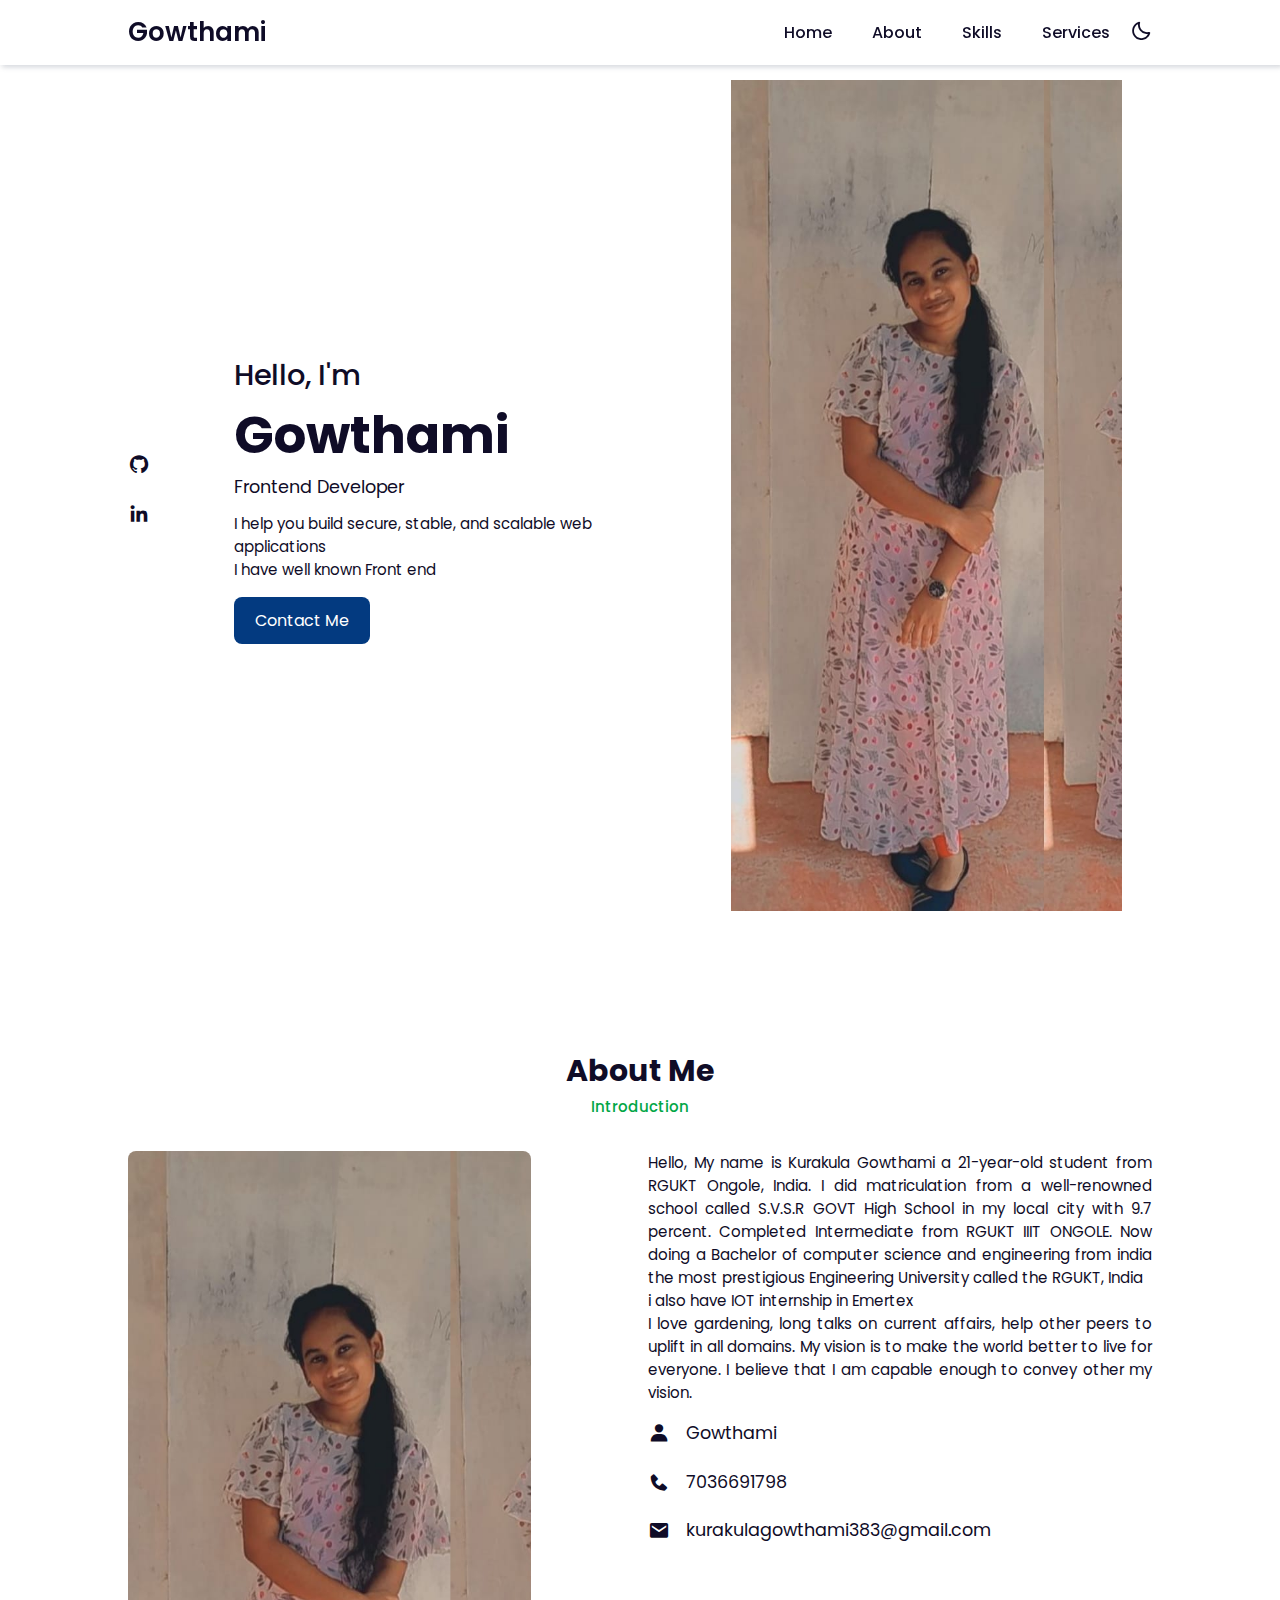
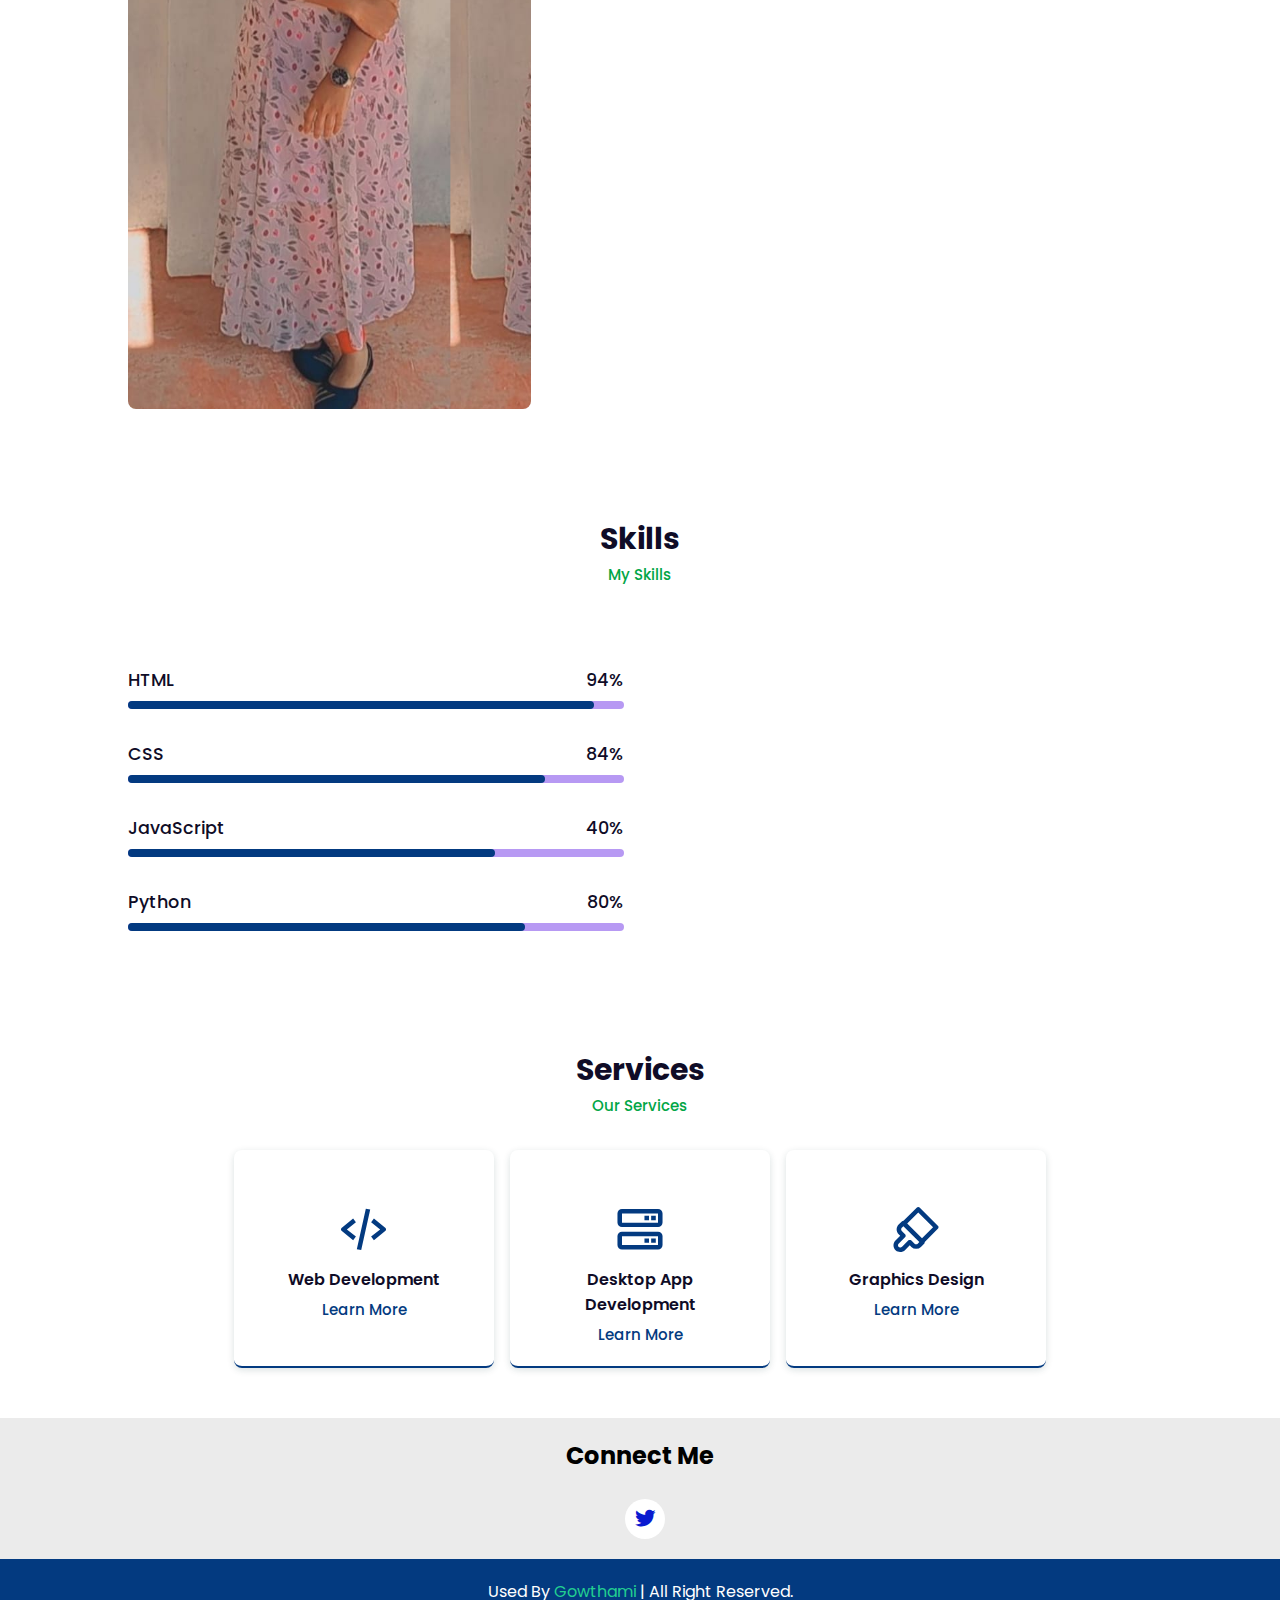
<file: OIBSIP/OIBSIP/Portfolio/index.html>
<!DOCTYPE html>
<html lang="en">
<head>
    <meta charset="UTF-8">
    <meta http-equiv="X-UA-Compatible" content="IE=edge">
    <meta name="viewport" content="width=device-width, initial-scale=1.0">
    <title>Gowthami</title>
    <!-- Link To CSS -->
    <link rel="stylesheet" href="./css/style.css">
    
    <!-- Box Icons -->
    <link rel="stylesheet"href="https://cdn.jsdelivr.net/npm/boxicons@latest/css/boxicons.min.css">
 
</head>
<body>
    <!-- Navbar -->
    <header>
        <a href="#" class="logo">Gowthami</a>
 
        <div class="bx bx-menu" id="menu-icon"></div>
 
        <ul class="navbar">
            <li><a href="#home">Home</a></li>
            <li><a href="#about">About</a></li>
            <li><a href="#skills">Skills</a></li>
            <li><a href="#services">Services</a></li>
            <!--<li><a href="#portfolio">Portfolio</a></li>
            <li><a href="#contact">Contact</a></li>--->
            <div class="bx bx-moon" id="darkmode"></div>
        </ul>
    </header>
    <!-- Home -->
 
    <section class="home" id="home">
        <div class="social">
            <a href="https://github.com/Gowthami7036/Gowthami" target="_blank"><i class='bx bxl-github'></i></a>
          
            <a href="https://www.linkedin.com/in/Gowthami Kurakula/"><i class='bx bxl-linkedin' ></i></a>
        </div>
        <div class="home-img">
            <img src="images/GOWTHAMI.jpg" alt="Gowthami Photo">
        </div>
        <div class="home-text">
            <span>Hello, I'm</span>
            <h1>Gowthami</h1>
            <h2>Frontend Developer</h2>
            <p>I help you build secure, stable, and scalable web applications<br> I have well known Front end</p>
            <a href="kurakulagowthami383@gmail.com" class="btn">Contact Me</a>
        </div>
 
    </section>
    <!-- About -->
    <section class="about" id="about">
        <div class="heading">
            <h2>About Me</h2>
            <span>Introduction</span>
        </div>
        <!-- About Content -->
        <div class="about-container">
            <div class="about-img">
                <img src="images/GOWTHAMI.jpg" alt="">
            </div>
            <div class="about-text">
                <p>Hello, My name is Kurakula Gowthami a 21-year-old student from RGUKT Ongole, India. I did matriculation from a well-renowned school called S.V.S.R GOVT High School in my local city with 9.7 percent. Completed Intermediate from RGUKT IIIT ONGOLE. Now doing a Bachelor of computer science and engineering from india the most prestigious Engineering University called the RGUKT, India                 
                    <br>
                   i also have IOT internship in Emertex
                    <br>
                    I love gardening, long talks on current affairs, help other peers to uplift in all domains. 
                    My vision is to make the world better to live for everyone. I believe that I am capable enough to convey other my vision.</p>
                <div class="information">
                    <!-- Box 1 -->
                    <div class="info-box">
                        <i class='bx bxs-user' ></i>
                        <span>Gowthami</span>
                    </div>
                    <!-- Box 2 -->
                    <div class="info-box">
                        <i class='bx bxs-phone' ></i>
                        <span>7036691798</span>
                    </div>
                    <!-- Box 3 -->
                    <div class="info-box">
                        <i class='bx bxs-envelope' ></i>
                        <span>kurakulagowthami383@gmail.com</span>
                    </div>
                </div>
               <!-- <a href="#" class="btn">Download Cv</a>-->
            </div>
        </div>
    </section>
    <!-- Skills -->
    <section class="skills" id="skills">
        <div class="heading">
            <h2>Skills</h2>
            <span>My Skills</span>
        </div>
        <!-- Skills Content -->
        <div class="skills-container">
            <div class="bars">
                <!-- Box 1 -->
                <div class="bars-box">
                    <h3>HTML</h3>
                    <span>94%</span>
                    <div class="light-bar"></div>
                    <div class="percent-bar html-bar"></div>
                </div>
                <!-- Box 2 -->
                <div class="bars-box">
                    <h3>CSS</h3>
                    <span>84%</span>
                    <div class="light-bar"></div>
                    <div class="percent-bar css-bar"></div>
                </div>
                <!-- Box 3 -->
                <div class="bars-box">
                    <h3>JavaScript</h3>
                    <span>40%</span>
                    <div class="light-bar"></div>
                    <div class="percent-bar js-bar"></div>
                </div>
                
                 <!-- Box 4 -->
                 <div class="bars-box">
                    <h3>Python</h3>
                    <span>80%</span>
                    <div class="light-bar"></div>
                    <div class="percent-bar react-bar"></div>
                </div>
            </div>
       
        </div>

    </section>
    <!-- Services -->
    <section class="services" id="services">
        <div class="heading">
            <h2>Services</h2>
            <span>Our Services</span>
        </div>
        <div class="services-content">
            <!-- Box 1 -->
            <div class="services-box">
                <i class='bx bx-code-alt' ></i>
                <h3>Web Development</h3>
                <a href="#">Learn More</a>
            </div>
            <!-- Box 2 -->
            <div class="services-box">
                <i class='bx bx-server' ></i>
                <h3>Desktop App Development</h3>
                <a href="#">Learn More</a>
            </div>
            <!-- Box 3 -->
            <div class="services-box">
                <i class='bx bx-brush' ></i>
                <h3>Graphics Design</h3>
                <a href="#">Learn More</a>
            </div>
        </div>
    </section>
    <!-- Portfolio 
    <section class="portfolio" id="portfolio">
        <div class="heading">
            <h2>Portfolio</h2>
            <span>Our Recent Work</span>
        </div>
        <div class="portfolio-content">
            <div class="portfolio-img">
                <a href="https://github.com/Gowthami7036/Gowthami" target="_blank">
                    <img src="blog-2.jpg" alt=""> 
                </a>
                
            </div>
            <div class="portfolio-img">
                <img src="blog-3.jpg" alt="">
            </div>
            <div class="portfolio-img">
                <img src="blog-4.jpg" alt="">
            </div>
            <div class="portfolio-img">
                <img src="blog-5.jpg" alt="">
            </div>
            <div class="portfolio-img">
                <img src="blog-6.jpg" alt="">
            </div>
            <div class="portfolio-img">
                <img src="blog-7.jpg" alt="">
            </div>
            
        </div>
    </section>-->

    <!-- Contact 
    <section class="contact" id="contact">
        <div class="heading">
            <h2>Contact</h2>
            <span>Connect With Us</span>
        </div>
        <div class="contact-form">
            <form action="">
                <input type="text" placeholder="Your Name">
                <input type="email" name="" id="" placeholder="Your Email">
                <textarea name="" id="" cols="30" rows="10" placeholder="Write Message Here..."></textarea>
                <input type="button" value="Send" class="contact-button">
            </form>
        </div>
    </section>
    -->
    <!-- Footer -->
    <div class="footer">
        <h2>Connect Me</h2>
        <div class="footer-social">
            
            <a href="https://twitter.com/vampire7036"><i class='bx bxl-twitter' ></i></a>
            
        </div>
 
    </div>
    <!-- Copyright -->
    <div class="copyright">
        <p>Used By <a href="">Gowthami</a> | All Right Reserved.</p>
    </div>
 
 
 
    <!-- Link To JS -->
    <script src="./js/script.js"></script>
</body>
</html>
</file>
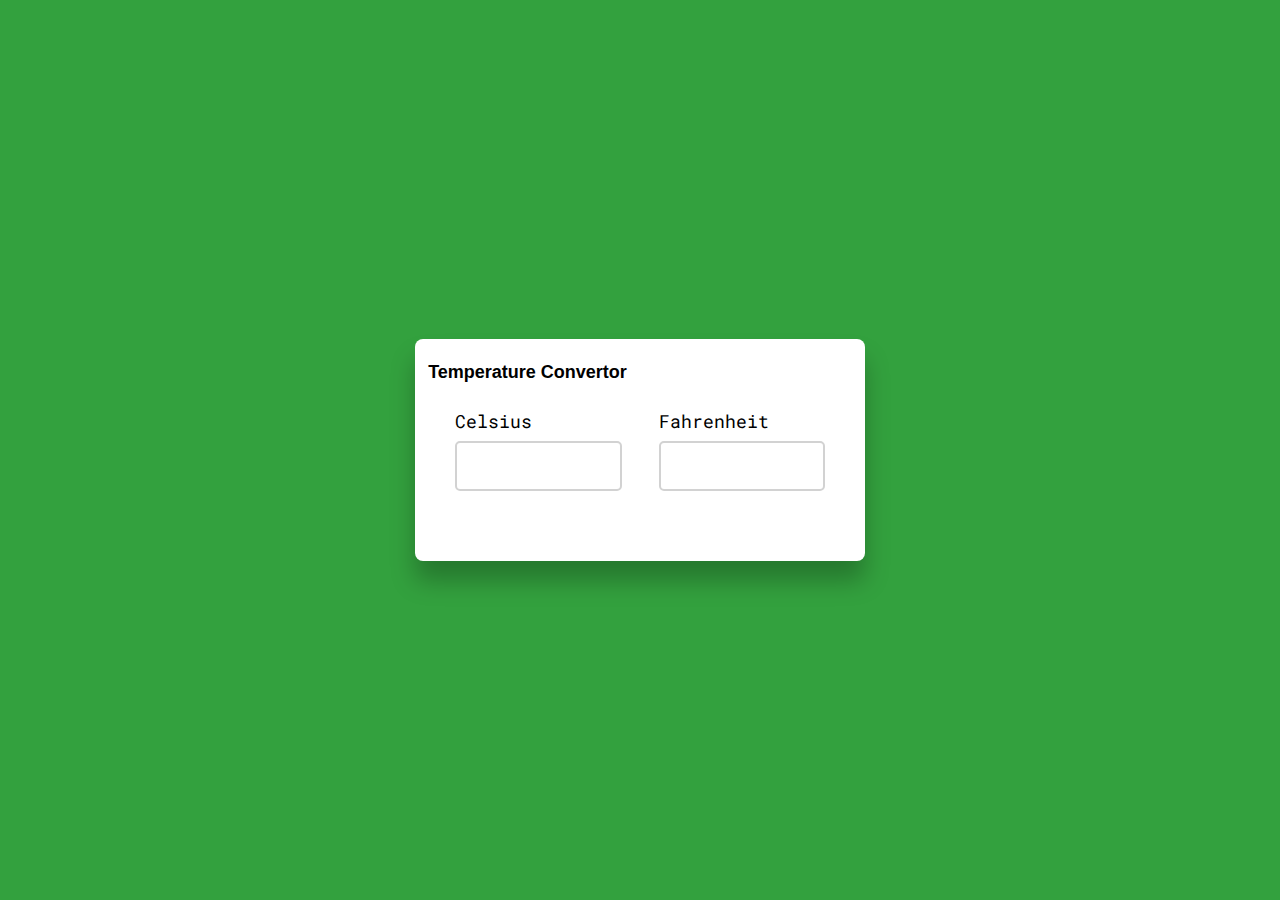
<file: OIBSIP/OIBSIP/Temperature Converter/index.html>
<!DOCTYPE html>
<html lang="en">
<head>
    <title>Temperature Conversion</title>
    <!--Google font-->
    <link rel="preconnect" href="https://fonts.gstatic.com">
    <link href="https://fonts.googleapis.com/css2?family=Roboto+Mono:wght@500&display=swap" rel="stylesheet">
    <!--Stylesheet-->
    <link rel="stylesheet" href="css/style.css">
</head>
<body>
  
    <div class="wrapper">
        <p>Temperature Convertor</p>
        <div class="container">
            <label for="celsius">Celsius</label>
            <input type="number" id="celsius" oninput= "celToFar()">
        </div>
        <div class="container">
            <label for="fahrenheit">Fahrenheit</label>
            <input type="number" id="fahrenheit" oninput = "farToCel()">
        </div>
    </div>
    <!--Javascript-->
    <script src="js/script.js"></script>
</body>
</html>
</file>
<file: OIBSIP/OIBSIP/Portfolio/css/style.css>
/* Google Fonts */
@import url("https://fonts.googleapis.com/css2?family=Poppins:wght@200;300;400;500;600;700&display=swap");
* {
  margin: 0;
  padding: 0;
  box-sizing: border-box;
  list-style: none;
  text-decoration: none;
  scroll-behavior: smooth;
  scroll-padding-top: 2rem;
  font-family: "Poppins", sans-serif;
}
:root {
  --main-color: #033a80;
  --bg-color: #fff;
  --text-color: #0f0c27;
  --hover: hsl(260, 100%, 51%);
 
  --big-font: 3.2rem;
  --medium-font: 1.8rem;
  --p-font: 0.941rem;
}
section {
  padding: 50px 10%;
}
body.active {
  --text-color: #fff;
  --bg-color: #0f0c27;
}
body {
  background: var(--bg-color);
  color: var(--text-color);
}
*::selection {
  color: var(--bg-color);
  background: var(--main-color);
}
.heading {
  text-align: center;
}
.heading h2 {
  font-size: 30px;
}
 
.heading span {
  font-size: var(--p-font);
  color: rgb(2, 166, 70);
}
header {
  position: fixed;
  width: 100%;
  top: 0;
  right: 0;
  z-index: 1000;
  display: flex;
  align-items: center;
  justify-content: space-between;
  background: var(--bg-color);
  padding: 13px 10%;
  transition: 0.2s;
  box-shadow: -3px -3px 7px #ffffff73,
				2px 2px 5px rgba(94, 104, 121, 0.288);
}
header.shadow {
  box-shadow: 0 0 4px rgb(14 55 54 / 15%);
}
.logo {
  font-size: 1.61rem;
  font-weight: 600;
  color: var(--text-color);
}
.navbar {
  display: flex;
}
.navbar a {
  font-size: 1rem;
  padding: 10px 20px;
  color: var(--text-color);
  font-weight: 500;
}
.navbar a:hover {
  color: var(--hover);
}
#menu-icon {
  font-size: 24px;
  cursor: pointer;
  z-index: 10001;
  display: none;
}
#darkmode {
  font-size: 22px;
  cursor: pointer;
}
.home {
  position: relative;
  width: 100%;
  min-height: 100vh;
  display: grid;
  grid-template-columns: 0.2fr 1fr 1fr;
  align-items: center;
  gap: 1rem;
}
.home-img {
  order: 3;
  margin:30px;
}
.home-img img {
  width: 100%;
}
.home-text span {
  font-size: var(--medium-font);
  font-weight: 500;
}
.home-text h1 {
  font-size: var(--big-font);
}
.home-text h2 {
  font-size: 1.1rem;
  font-weight: 400;
}
.home-text p {
  font-size: var(--p-font);
  font-weight: 400;
  margin: 0.7rem 0 1rem;
}
.social {
  display: flex;
  flex-direction: column;
}
.social a {
  margin-bottom: 1rem;
  font-size: 22px;
  color: var(--text-color);
}
.social a:hover {
  color: var(--hover);
}
.btn {
  display: inline-block;
  background: var(--main-color);
  color: #fff;
  padding: 0.7rem 1.3rem;
  border-radius: 0.5rem;
}
.btn:hover {
  background: var(--hover);
}
 

.about-container {
  display: grid;
  grid-template-columns: repeat(2, 1fr);
  gap: 1rem;
  margin-top: 2rem;
}
 
.about-img img {
  width: 80%;
  border-radius: 0.5rem;
}
.about-text p {
  font-size: var(--p-font);
  font-weight: 400;
  text-align: justify;
}
.information {
  margin: 1rem 0 1.4rem;
}
.information .info-box {
  display: flex;
  align-items: center;
  margin-bottom: 1.4rem;
}
.information .info-box .bx {
  font-size: 22px;
}
.information .info-box span {
  font-weight: 400;
  margin-left: 1rem;
}
.skills-container {
  display: grid;
  grid-template-columns: repeat(2, 1fr);
  align-items: center;
  gap: 2rem;
  margin-top: 4rem;
}
.skills-img img {
  width: 80%;
  padding-left: 4rem;
  object-position: center;
}
.bars-box {
  position: relative;
  display: flex;
  justify-content: space-between;
  align-items: center;
  padding: 1rem 0;
  margin-bottom: 1rem;
}
.bars-box h3,
span {
  font-size: 1.1rem;
  font-weight: 500;
}
.light-bar {
  position: absolute;
  bottom: 0;
  left: 0;
  width: 100%;
  height: 0.5rem;
  background: hsla(260, 100%, 44%, 0.4);
  border-radius: 0.5rem;
}
.percent-bar {
  position: absolute;
  bottom: 0;
  left: 0;
  height: 0.5rem;
  background: var(--main-color);
  border-radius: 0.5rem;
}
.html-bar {
  width: 94%;
}
.css-bar {
  width: 84%;
}
.js-bar {
  width: 74%;
}
.react-bar {
  width: 80%;
}
.services-content {
  display: grid;
  grid-template-columns: repeat(auto-fit, minmax(200px, auto));
  justify-content: center;
  gap: 1rem;
  margin-top: 2rem;
}
.services-box {
  padding: 20px;
  width: 260px;
  display: flex;
  flex-direction: column;
  align-items: center;
  text-align: center;
  border-radius: 0.5rem;
  border-bottom: 2px solid var(--main-color);
  box-shadow: 0 2px 7px rgb(14 55 54 / 15%);
}
.services-box:hover{
 background-color: #02225a;
}

.services-box h3 {
  font-size: 1rem;
  font-weight: 600;
  margin: 0.7rem 0 0.4rem;
}
.services-box:hover h3{
  color: #fff;
}
.services-box .bx {
  padding-top: 2rem;
  font-size: 54px;
  color: var(--main-color);
}
.services-box:hover .bx{
  color: #22cf91;
}
.services-box a {
  color: var(--main-color);
  font-size: var(--p-font);
  font-weight: 500;
}
.services-box:hover a{
  color: #8b8a8f;
}
.portfolio-content {
  display: grid;
  grid-template-columns: repeat(auto-fit, minmax(280px, auto));
  gap: 1rem;
  margin-top: 2rem;
}
.portfolio-img {
  overflow: hidden;
  border-radius: 0.5rem;
}
.portfolio-img img {
  width: 100%;
  display: block;
}
.portfolio-img img:hover {
  transform: scale(1.1);
  transition: 1s;
}
.contact-form {
  display: grid;
  place-items: center;
  margin-top: 2rem;
}
.contact-form form {
  display: flex;
  flex-direction: column;
  width: 650px;
}
form input,
textarea {
  padding: 15px;
  border-radius: 0.5rem;
  width: 100%;
  border: none;
  outline: none;
  background: hsla(260, 100%, 44%, 0.1);
  margin-bottom: 1rem;
  color: var(--text-color);
}
form input::placeholder,
textarea::placeholder {
  color: var(--text-color);
}
form textarea {
  resize: none;
  height: 200px;
}
.contact-button {
  width: 160px;
  cursor: pointer;
  background: #2768d9;
  color: #fff;
  justify-content: center;
  text-transform: uppercase;
  letter-spacing: 1px;
  margin-left: 35%;
}
.contact-button:hover {
  background: var(--hover);
}
.footer {
  display: grid;
  place-items: center;
  padding: 20px;
  background: #ebebeb;
  color: #000;
}
.footer h2 {
  font-size: 1.5rem;
  margin-bottom: 1.6rem;
}
.footer-social a i{
  color: rgb(10, 26, 208);
  font-size: 25px;
  margin-left: 10px;
  text-align: center;
  line-height: 40px;
  background-color: #fff;
  border-radius: 50%;
  width: 40px;
  height: 40px;
}
.copyright {
  padding: 20px;
  background: var(--main-color);
  text-align: center;
  color: #fff;
}
.copyright a{
  color: #22cf91;
}
/* Making Responsive */
@media (max-width: 991px) {
  header {
    padding: 18px 4%;
  }
  section {
    padding: 50px 4%;
  }
}
@media (max-width: 881px) {
  :root {
    --big-font: 2.7rem;
    --medium-font: 1.4rem;
  }
}
@media (max-width: 768px) {
  :root {
    --big-font: 2.4rem;
    --medium-font: 1.2rem;
  }
  header {
    padding: 11px 4%;
  }
  #menu-icon {
    display: initial;
    color: var(--text-color);
  }
  header .navbar {
    position: absolute;
    top: -500px;
    left: 0;
    right: 0;
    display: flex;
    flex-direction: column;
    background: var(--bg-color);
    box-shadow: 0 4px 4px rgb(0 0 0 / 10%);
    transition: 0.2s ease;
    text-align: center;
  }
  .navbar.active {
    top: 100%;
  }
  .navbar a {
    padding: 1.5rem;
    display: block;
    background: var(--bg-color);
  }
  #darkmode {
    position: absolute;
    top: 1.4rem;
    right: 2rem;
  }
  .scroll-down {
    display: none;
  }
  .home {
    grid-template-columns: 0.5fr 3fr;
  }
  .home-text {
    grid-column: 1/3;
    padding-left: 1.4rem;
  }
  .home-img {
    order: initial;
  }
  .about-container {
    grid-template-columns: 1fr;
  }
  .about-img {
    display: flex;
    justify-content: center;
  }
  .skills-container {
    grid-template-columns: 1fr;
  }
  .skills-img img {
    padding-left: 0;
  }
  .skills-img {
    padding-top: 2rem;
    display: flex;
    justify-content: center;
  }
  .contact-form form{
    width: 300px;
  }
  .contact-button{
    margin-left: 25%;
  }
}
@media (max-width: 340px) {
  :root {
    --big-font: 1.7rem;
    --medium-font: 1.1rem;
  }
  .home-text span {
    font-size: 1rem;
  }
  .home-text h2 {
    font-size: 0.9rem;
    font-weight: 500;
  }
  .information .info-box span {
    font-size: 1rem;
  }
  .portfolio-content {
    grid-template-columns: repeat(auto-fit, minmax(200px, auto));
  }
  .contact-form form{
    width: 300px;
  }
  .contact-button{
    margin-left: 25%;
  }
}
</file>
<file: OIBSIP/OIBSIP/Temperature Converter/css/style.css>
*,
*:before,
*:after{
    padding: 0;
    margin: 0;
    box-sizing: border-box;
    font-family: "Roboto Mono", monospace;
    font-size: 18px;
}
body{
    background-color: #33a13e;
}
.wrapper{
    width: 450px;
    background-color: #ffffff;
    padding: 70px 40px;
    position: absolute;
    transform: translate(-50%,-50%);
    left: 50%;
    top: 50%;
    box-shadow: 0 20px 25px rgba(0,0,0,0.25);
    border-radius: 8px;
    display: flex;
    justify-content: space-between;
}
.container{
    width: 45%;
}
input{
    width: 100%;
    height: 50px;
    border-radius: 5px;
    border: 2px solid #d2d2d2;
    outline: none;
    margin-top: 8px;
    padding: 0 10px;
}
input:focus{
    border-color: #3164ff;
}
p{
    padding: 20px 40px;
    position: absolute;
    transform: translate(-50%,-50%);
    left: 25%;
    top: 15%;
    font-weight: bold;
    font-family: Arial, Helvetica, sans-serif;
   


}
</file>
